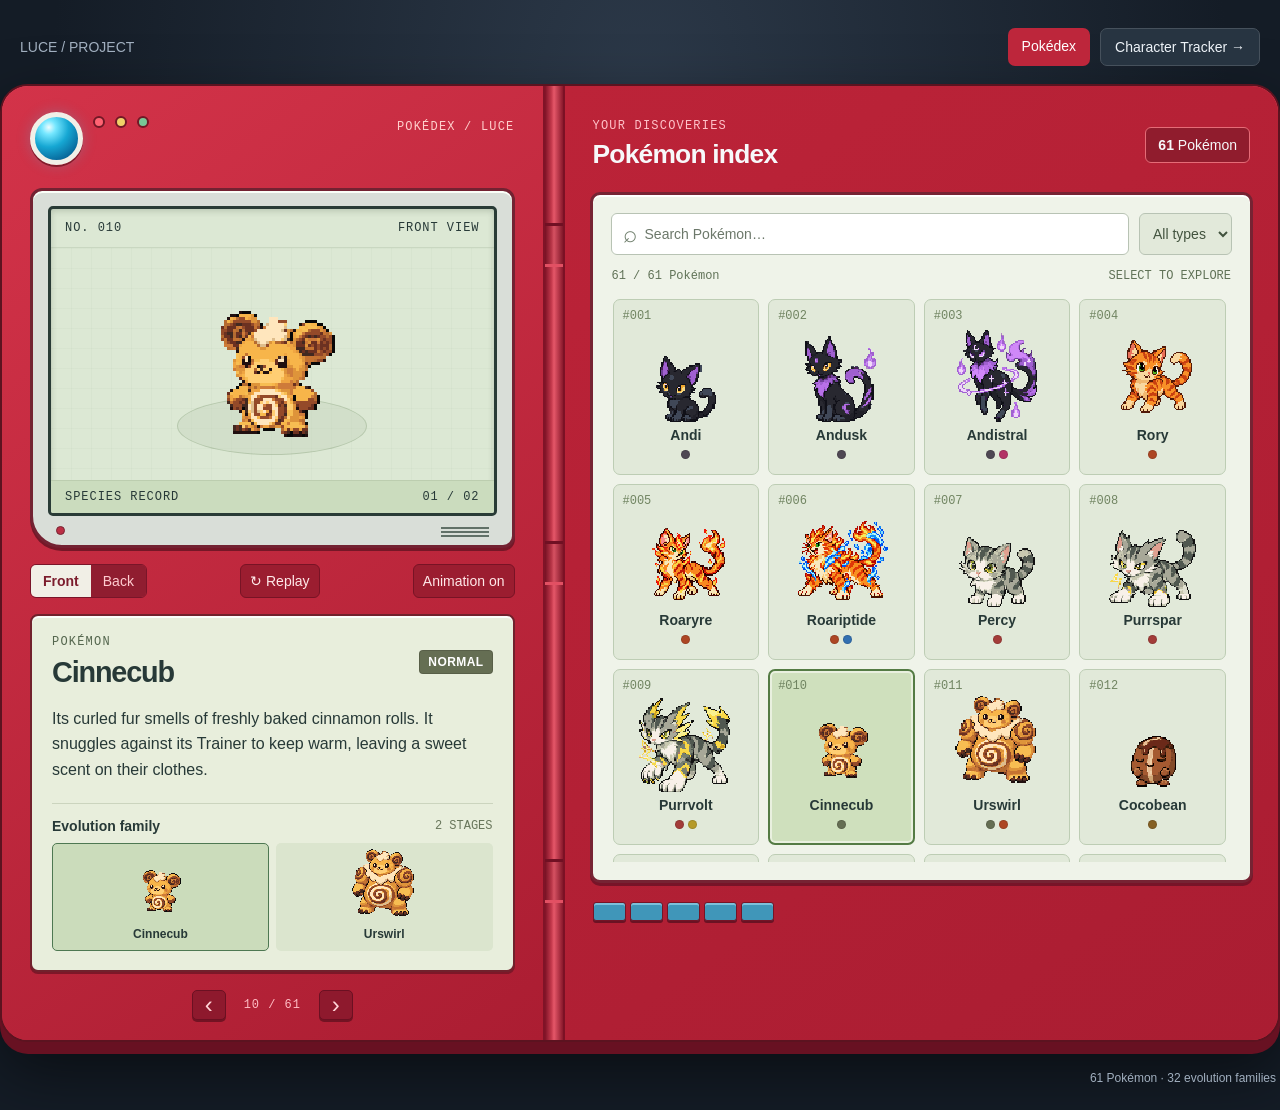
<file: index.html>
<!doctype html>
<html lang="en-AU">
<head>
<meta charset="utf-8"><meta name="viewport" content="width=device-width, initial-scale=1">
<meta name="theme-color" content="#be253a"><meta name="description" content="Meet the custom Pokémon of Luce: an animated Pokédex of original creatures, stories and evolution families.">
<title>Luce Pokédex</title><link rel="icon" href="favicon.svg" type="image/svg+xml"><link rel="stylesheet" href="style.css?v=20261027-0100">
<script src="pokemon.js?v=20261027-0100" defer></script><script src="app.js?v=20261027-0100" defer></script>
</head>
<body>

<nav aria-label="Project sections" style="max-width:1314px;margin:0 auto 18px;padding:0 20px;display:flex;gap:12px;align-items:center;justify-content:space-between;flex-wrap:wrap;font:14px Arial,sans-serif"><span style="color:#a1afbf">LUCE / PROJECT</span><div style="display:flex;gap:10px"><a href="./" aria-current="page" style="color:#fff;text-decoration:none;padding:10px 14px;background:#bd263b;border-radius:7px">Pokédex</a><a href="characters/" style="color:#eef3f8;text-decoration:none;padding:10px 14px;background:#273441;border:1px solid #46515c;border-radius:7px">Character Tracker →</a></div></nav>

<nav class="mobile-tabs" aria-label="Pokédex panels"><button id="show-entry" class="active" aria-pressed="true">Pokémon entry</button><button id="show-index" aria-pressed="false">Browse Pokémon</button></nav>
<main class="device" aria-label="Luce Pokédex">
<section class="left-shell" aria-label="Selected Pokémon">
<div class="hardware"><div class="lens" aria-hidden="true"></div><div class="indicator red" aria-hidden="true"></div><div class="indicator gold" aria-hidden="true"></div><div class="indicator green" aria-hidden="true"></div><span class="hardware-label">POKÉDEX / LUCE</span></div>
<div class="screen-frame"><div class="screen">
<div class="screen-top"><span id="selected-number">NO. 010</span><span id="view-label">FRONT VIEW</span></div>
<div class="sprite-stage"><div class="stage-grid" aria-hidden="true"></div><div class="stage-ring" aria-hidden="true"></div><canvas id="main-sprite" width="80" height="80" role="img" aria-label="Cinnecub front sprite"></canvas><p id="image-error" hidden>Sprite unavailable</p></div>
<div class="screen-bottom"><span>SPECIES RECORD</span><span id="frame-status">01 / 02</span></div>
</div><div class="frame-bottom"><span class="red-dot" aria-hidden="true"></span><div class="speaker" aria-hidden="true"></div></div></div>
<div class="sprite-controls"><div class="segmented" aria-label="Sprite view"><button id="front" class="active" aria-pressed="true">Front</button><button id="back" aria-pressed="false">Back</button></div><button class="small-button" id="replay" aria-label="Replay sprite animation">↻ Replay</button><button class="small-button" id="animate" aria-pressed="true">Animation on</button></div>
<div id="variant-controls" class="variant-controls" role="group" aria-label="Sprite colour" hidden><button id="standard" class="active" aria-pressed="true">Standard</button><button id="shiny" aria-pressed="false"><span aria-hidden="true">✦</span> Shiny</button></div>
<div class="entry-panel"><div class="entry-heading"><div><p class="eyebrow" id="category">POKÉMON</p><h1 id="name">Cinnecub</h1></div><div id="types" class="types"></div></div><p class="type-note" id="type-note" hidden></p><p id="entry" class="dex-entry"></p><div class="evolution-head"><h2>Evolution family</h2><span id="family-count"></span></div><div id="evolution" class="evolution"></div></div>
<div class="navigation"><button id="previous" aria-label="Previous Pokémon">‹</button><span id="position"></span><button id="next" aria-label="Next Pokémon">›</button></div>
</section>
<div class="hinge" aria-hidden="true"><i></i><i></i><i></i></div>
<section class="right-shell" aria-label="Pokémon collection">
<div class="collection-heading"><div><p class="eyebrow">YOUR DISCOVERIES</p><h2>Pokémon index</h2></div><span class="collection-count"><b id="total">44</b> Pokémon</span></div>
<div class="catalogue"><div class="filters"><label class="search"><span aria-hidden="true">⌕</span><input id="search" type="search" placeholder="Search Pokémon…" aria-label="Search Pokémon" autocomplete="off"></label><label class="type-filter"><span class="sr-only">Filter by type</span><select id="type-filter"><option value="">All types</option></select></label></div><div class="catalogue-meta"><span id="result-count" role="status" aria-live="polite"></span><button id="clear" hidden>Clear filters</button><span id="catalogue-hint">SELECT TO EXPLORE</span></div><div id="grid" class="pokemon-grid"></div><div id="empty" class="empty" hidden><h3>No Pokémon found</h3><p>Try another name or type.</p><button id="reset">Reset filters</button></div></div>
<div class="bottom-hardware"><div class="blue-keys" aria-hidden="true"><i></i><i></i><i></i><i></i><i></i></div></div>
</section>
</main>
<footer><span id="footer-count">44 Pokémon · 22 evolution families</span></footer>
<noscript><p class="noscript">Enable JavaScript to explore the Pokédex.</p></noscript>
</body></html>
</file>
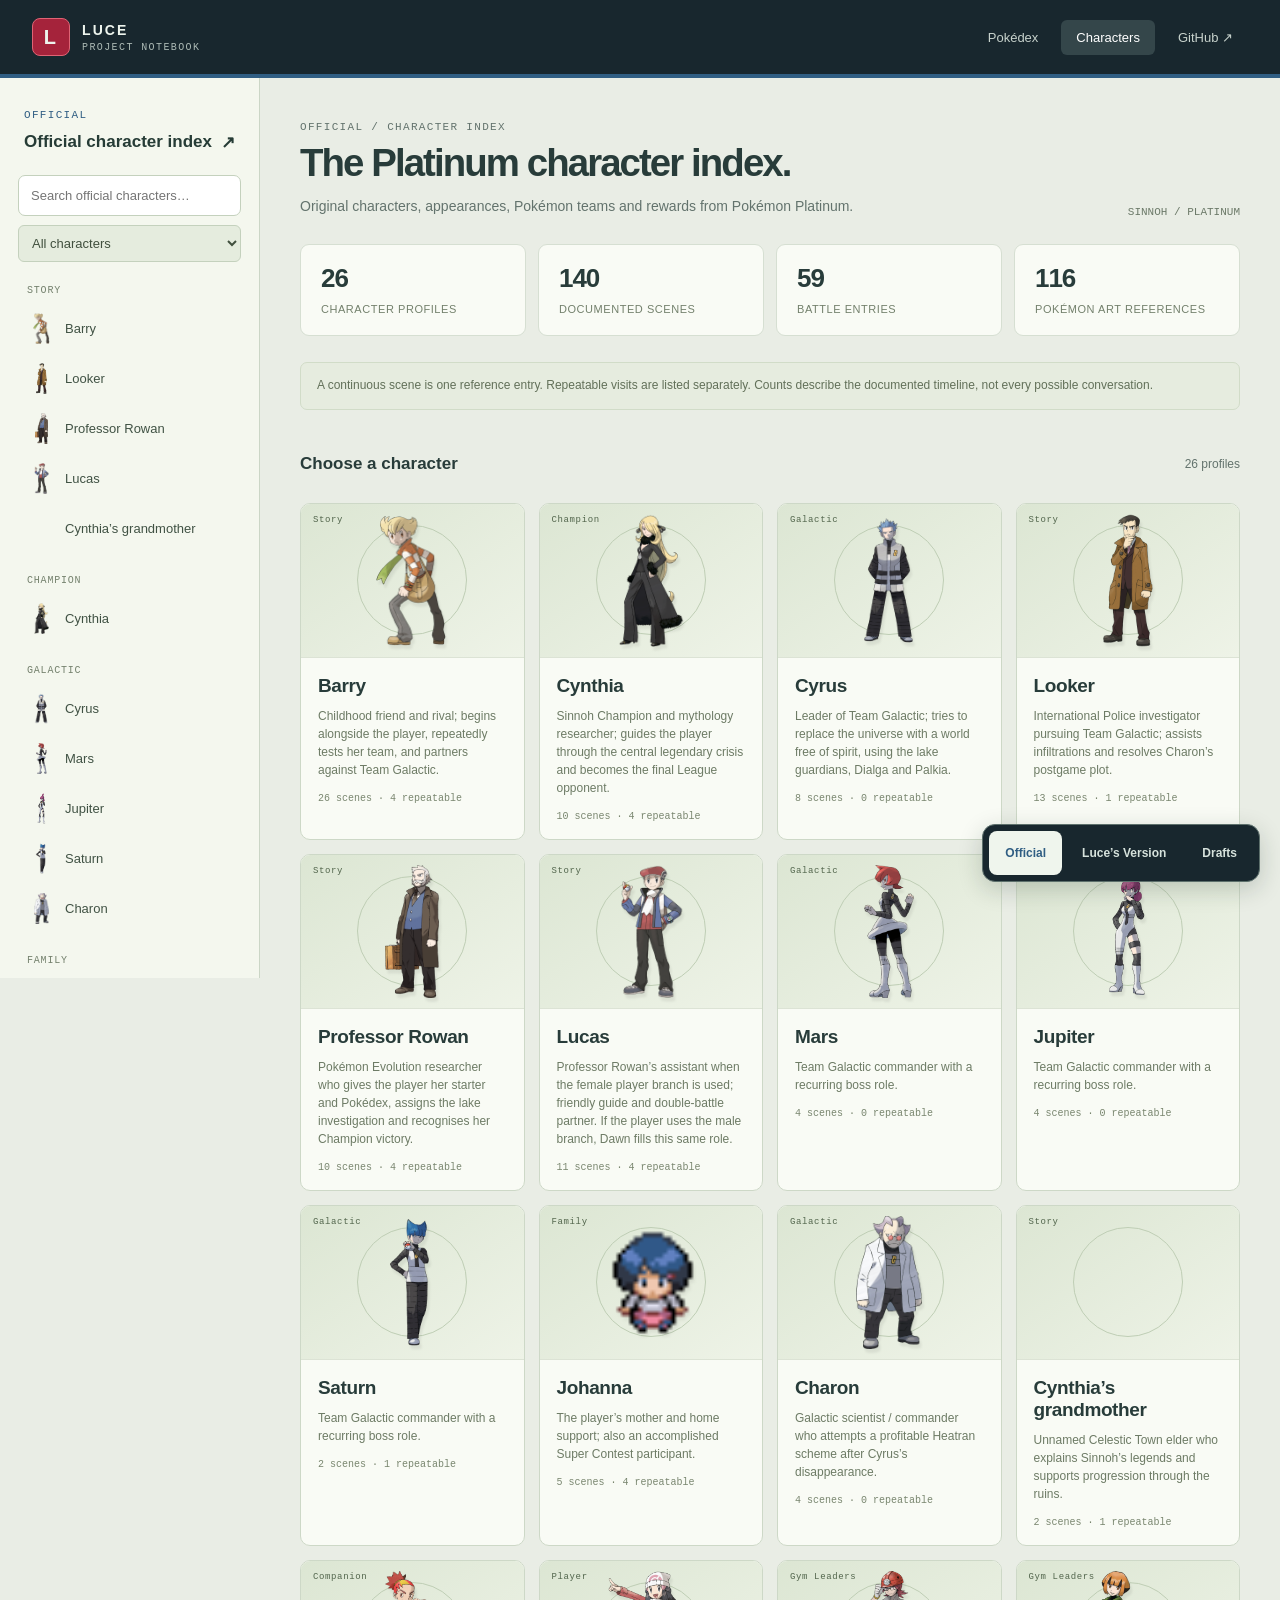
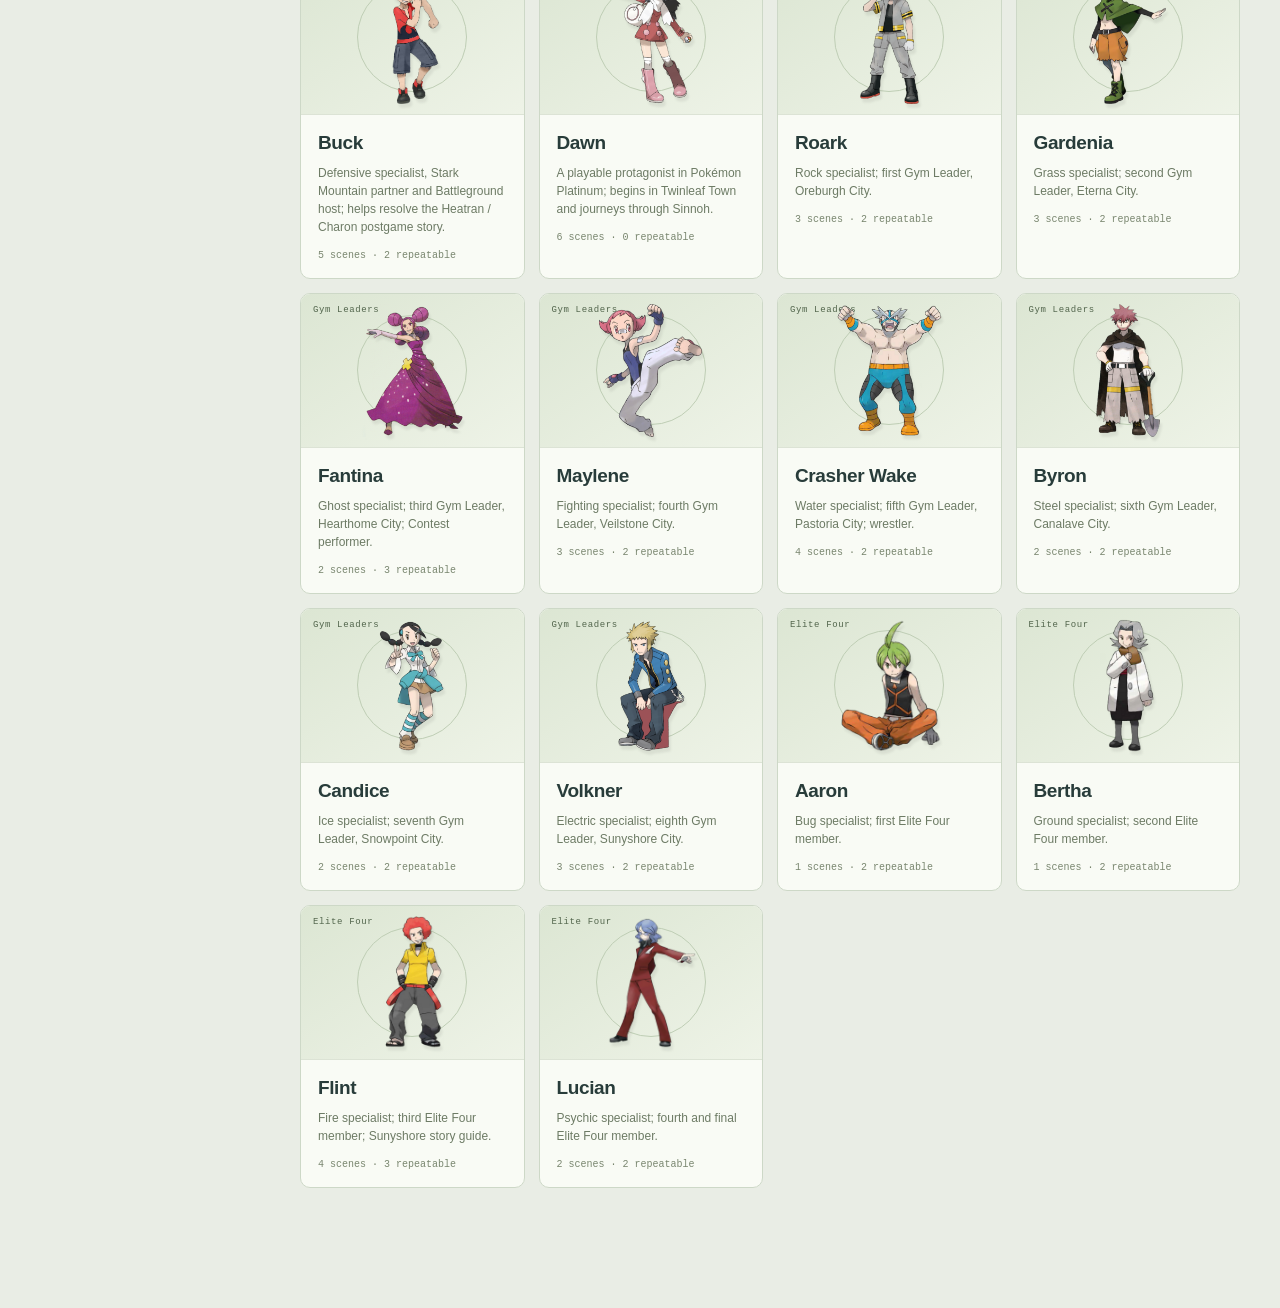
<file: characters/index.html>
<!doctype html>
<html lang="en-AU">
<head>
<meta charset="utf-8"><meta name="viewport" content="width=device-width,initial-scale=1"><meta name="theme-color" content="#a5233b">
<meta name="description" content="Browse official Pokémon Platinum characters, Luce’s confirmed changes, and private editable drafts.">
<title>Official Character Index · Luce</title><link rel="icon" href="../favicon.svg" type="image/svg+xml"><link rel="stylesheet" href="style.css?v=3-modes">
<script src="../pokemon.js" defer></script><script src="data.js?v=3-modes" defer></script><script src="pokemon-art.js?v=3-modes" defer></script><script src="app.js?v=3-modes" defer></script>
</head>
<body>
<header class="topbar"><a class="brand" href="../"><span class="brand-mark">L</span><span>LUCE <small>PROJECT NOTEBOOK</small></span></a><nav aria-label="Project sections"><a href="../">Pokédex</a><a href="#" aria-current="page">Characters</a><a href="https://github.com/Kemsypt/luce-pokedex" target="_blank" rel="noopener">GitHub ↗</a></nav></header>
<div class="workspace">
<aside class="sidebar"><div class="sidebar-title"><span class="eyebrow" id="mode-label">Official</span><a href="#" class="home-link"><span id="index-heading">Official character index</span><span aria-hidden="true">↗</span></a></div><label class="search-label"><span class="sr-only">Search characters</span><input id="search" type="search" placeholder="Search official characters…" autocomplete="off"></label><label class="sr-only" for="group">Character group</label><select id="group"><option value="">All characters</option></select><div id="character-nav"></div><p class="storage-note" id="reference-note">Original Pokémon Platinum reference. Read-only.</p><div class="sidebar-bottom" id="draft-tools" hidden><p id="save-status" role="status">Loading drafts…</p><button id="export">↓ Export complete backup</button><button id="import">↑ Import backup</button><input id="import-file" type="file" accept="application/json,.json" hidden><p class="storage-note">Drafts and confirmations save on this browser. Export a complete backup to keep them. Publish the confirmed snapshot to share Luce’s Version across devices.</p></div></aside>
<main id="main" tabindex="-1"><p class="loading">Opening the character notebook…</p></main>
</div>
<div class="mode-switch" role="group" aria-label="Character index mode"><button data-mode="official" class="active" aria-pressed="true">Official</button><button data-mode="luce" aria-pressed="false">Luce’s Version</button><button data-mode="drafts" aria-pressed="false">Drafts</button></div>
<div id="toast" role="status" aria-live="polite" hidden></div>
<dialog id="import-dialog"><h2>Restore this notebook?</h2><p id="import-summary"></p><p>The imported backup will replace this browser’s notebook. Export your current work first if you need to keep it.</p><div class="actions"><button id="import-cancel">Cancel</button><button id="import-confirm" class="primary">Restore backup</button></div></dialog>
<noscript><p class="notice">Enable JavaScript to browse characters and save customisations.</p></noscript>
</body></html>
</file>
<file: style.css>
:root{color-scheme:dark;--red:#bd263b;--dark-red:#811629;--ink:#273937;--paper:#eff3e9;--muted:#63726b;font-family:Arial,Helvetica,sans-serif;font-size:16px}*{box-sizing:border-box}body{margin:0;background:#141c26;background-image:radial-gradient(ellipse at 50% 10%,#2c3949 0%,transparent 65%);color:#f7f8fa;min-height:100vh}button,input,select{font:inherit}button{cursor:pointer}button:focus-visible,a:focus-visible,input:focus-visible,select:focus-visible{outline:3px solid #41caee;outline-offset:3px}button:disabled{opacity:.4;cursor:default}[hidden]{display:none!important}.masthead{max-width:1370px;margin:0 auto;padding:27px 28px;display:flex;align-items:center;justify-content:space-between}.wordmark{display:flex;align-items:center;gap:12px;color:inherit;text-decoration:none;font-size:1rem;letter-spacing:.14em}.wordmark b{font-weight:400;color:#a5b2c0}.mark{display:grid;place-items:center;width:33px;height:33px;border:2px solid #e55a68;border-radius:8px;color:#f47883;font-weight:900}.edition{font-family:monospace;color:#9aabba;letter-spacing:.12em;font-size:.75rem}.device{max-width:1314px;margin:0 auto;display:grid;grid-template-columns:minmax(0,1fr) 22px minmax(0,1.32fr);border:2px solid #5c1320;border-radius:28px;background:var(--red);box-shadow:0 12px 0 #681122,0 28px 65px #0008,inset 0 3px 0 #ef6675;overflow:hidden}.left-shell{padding:26px 28px 20px;background:linear-gradient(145deg,#d33349,#ab1d32);min-width:0}.hardware{height:64px;display:flex;gap:10px;align-items:flex-start}.lens{width:53px;height:53px;flex-shrink:0;border:5px solid #f1efe7;border-radius:50%;background:radial-gradient(circle at 32% 24%,#ecfcff 0%,#76e7ff 16%,#16a7d3 45%,#076598 80%);box-shadow:0 2px 0 #831b2b,0 0 14px #39d3f540}.indicator{width:12px;height:12px;border:2px solid #721826;border-radius:50%;margin-top:4px}.red{background:#ff6373}.gold{background:#f0d168}.green{background:#78c896}.hardware-label{margin-left:auto;margin-top:8px;color:#ffcfcc;font: .75rem monospace;letter-spacing:.1em}.screen-frame{margin-top:12px;background:#d9ded8;border:3px solid #732232;border-radius:12px 12px 12px 32px;padding:15px 15px 0;box-shadow:0 3px 0 #751727,inset 0 2px 0 #fafff8}.screen{background:#dce8d4;color:var(--ink);border:3px solid #293b36;border-radius:5px;box-shadow:inset 0 2px 6px #28382633;overflow:hidden}.screen-top,.screen-bottom{display:flex;justify-content:space-between;align-items:center;font:.75rem monospace;letter-spacing:.08em;padding:12px 14px}.screen-top{border-bottom:1px solid #7d937233}.screen-bottom{background:#cbdcbe;border-top:1px solid #7d937233;padding:9px 14px}.sprite-stage{height:232px;display:grid;place-items:center;position:relative;isolation:isolate}.stage-grid{position:absolute;inset:0;background-image:linear-gradient(#58744509 1px,transparent 1px),linear-gradient(90deg,#58744509 1px,transparent 1px);background-size:20px 20px;z-index:-2}.stage-ring{position:absolute;width:190px;height:58px;border:1px solid #78946b50;border-radius:50%;bottom:25px;background:#bfd0b655;z-index:-1}canvas{image-rendering:pixelated;image-rendering:crisp-edges}#main-sprite{width:240px;height:240px;max-width:100%;object-fit:contain;position:relative;top:-6px}.frame-bottom{height:29px;display:flex;align-items:center;justify-content:space-between;padding:0 8px}.red-dot{width:9px;height:9px;border-radius:50%;background:#bc2f44;border:1px solid #762734}.speaker{width:48px;height:12px;background:repeating-linear-gradient(0deg,#617067 0 2px,transparent 2px 4px)}.sprite-controls{display:flex;gap:8px;align-items:center;justify-content:space-between;margin:16px 0}.segmented{display:flex;border:1px solid #791529;border-radius:6px;overflow:hidden;flex-shrink:0}.segmented button{border:0;padding:8px 12px;background:#901d30;color:#ffccd0;font-size:.875rem}.segmented button.active{background:#f1efe6;color:#7c1d2d;font-weight:bold}.small-button{background:#9b1d30;border:1px solid #781325;color:#ffe9e9;border-radius:6px;font-size:.875rem;padding:8px 9px;white-space:nowrap}.small-button:hover{background:#7e1627}.entry-panel{border:2px solid #71212c;border-radius:8px;background:#e8eedc;color:var(--ink);padding:19px 20px;box-shadow:inset 0 2px 0 #ffffffe0,0 2px 0 #7d1728}.eyebrow{font: .75rem monospace;letter-spacing:.1em;margin:0 0 6px;color:#54664e}.entry-heading{display:flex;align-items:center;justify-content:space-between;gap:10px}h1{font-size:1.8rem;letter-spacing:-.04em;margin:0;line-height:1.2}h2,h3{margin:0}.types{display:flex;gap:5px;flex-wrap:wrap}.type{font-size:.75rem;padding:5px 8px;border-radius:4px;color:#fff;font-weight:bold;border:1px solid #0002;line-height:1;text-transform:uppercase;letter-spacing:.035em}.type.normal{background:#656e53}.type.dark{background:#4f4854}.type.psychic{background:#b33266}.type.fire{background:#ad4624}.type.flying{background:#636ba9}.type.ground{background:#856024}.type.steel{background:#586e79}.type.electric{background:#8d6b0b}.type.fighting{background:#a33c39}.type.grass{background:#397747}.type.water{background:#326fb1}.type.poison{background:#88509a}.type.dragon{background:#6050af}.type.ghost{background:#665687}.type-note{font-size:.75rem;color:#626c53;margin:8px 0 0}.dex-entry{font-size:1rem;line-height:1.6;margin:16px 0 20px;min-height:77px}.dex-entry.pending{color:#6c7862;font-style:italic}.evolution-head{display:flex;align-items:center;justify-content:space-between;border-top:1px solid #9aa78b60;padding-top:14px}.evolution-head h2{font-size:.875rem;font-weight:600}.evolution-head span{font:.75rem monospace;color:#68765b}.evolution{display:flex;gap:7px;margin-top:9px}.evo-button{min-width:0;flex:1;background:#dbe5ce;border:1px solid transparent;border-radius:5px;color:var(--ink);display:flex;flex-direction:column;align-items:center;padding:3px 3px 9px;font-size:.75rem}.evo-button canvas{width:80px;height:80px;max-width:100%}.evo-button.current{border-color:#4e7852;background:#cbdcbb}.evo-button:hover{background:#c2d6b3}.evo-button strong{font-weight:600}.navigation{display:flex;align-items:center;justify-content:center;gap:18px;margin-top:18px}.navigation button{border:1px solid #6b1022;background:#8e192d;color:#ffd4d7;font-size:1.5rem;line-height:1;width:34px;height:30px;border-radius:5px;box-shadow:0 2px 0 #731323}.navigation span{font:.75rem monospace;letter-spacing:.08em;color:#ffbdc4}.hinge{background:linear-gradient(90deg,#7f1226,#c2384b 35%,#e55769 50%,#8a182b);border-left:2px solid #801327;border-right:2px solid #7c1125;display:flex;flex-direction:column;justify-content:space-around}.hinge i{height:44px;border-top:3px solid #701023;border-bottom:3px solid #e25063;background:#0001}.right-shell{padding:31px 25px 20px;background:linear-gradient(145deg,#bc2338,#aa1d32);min-width:0}.collection-heading{display:flex;align-items:center;justify-content:space-between;margin:2px 3px 22px;gap:15px}.collection-heading .eyebrow{color:#ffc1c8}.collection-heading h2{font-size:1.65rem;letter-spacing:-.03em}.collection-count{border:1px solid #e56c77;border-radius:6px;padding:9px 12px;font-size:.875rem;background:#901c2d}.collection-count b{font-weight:bold}.catalogue{background:#eff3e9;border:3px solid #762333;border-radius:10px;box-shadow:0 3px 0 #771428,inset 0 2px 0 #fff;color:var(--ink);padding:18px}.filters{display:flex;gap:10px}.search{background:white;border:1px solid #b8c3b4;border-radius:6px;display:flex;align-items:center;flex:1;min-width:0;padding:0 11px;gap:8px}.search span{font-size:1.5rem;color:#71806e}.search input{width:100%;min-width:0;border:0;background:transparent;color:#253c35;padding:12px 0;font-size:.875rem;outline-offset:0}.search input::placeholder{color:#6c786a}.type-filter select{height:100%;background:#e2e9da;border:1px solid #b8c3b4;border-radius:6px;color:#42533e;font-size:.875rem;padding:0 9px;max-width:130px}.catalogue-meta{display:flex;align-items:center;justify-content:space-between;gap:8px;font:.75rem monospace;color:#607257;margin:14px 1px}.catalogue-meta button{background:none;border:0;color:#913047;text-decoration:underline;font-size:.75rem;padding:0}.pokemon-grid{display:grid;grid-template-columns:repeat(4,minmax(0,1fr));gap:9px;max-height:565px;overflow:auto;padding:2px 6px 2px 2px;scrollbar-width:thin;scrollbar-color:#99ab90 #e0e7d8}.pokemon-card{position:relative;display:flex;flex-direction:column;align-items:center;background:#e1e9d9;color:var(--ink);border:1px solid #bdcdb4;border-radius:7px;padding:9px 4px 10px;transition:background .15s,border-color .15s;min-width:0}.pokemon-card:hover{background:#d3e3c7;border-color:#88a576}.pokemon-card.selected{background:#cfe0bd;border:2px solid #547b44;padding:8px 3px 9px;box-shadow:inset 0 0 0 2px #e9f0df}.card-number{align-self:flex-start;margin-left:5px;font:.75rem monospace;color:#708461}.pokemon-card canvas{width:100%;max-width:104px;aspect-ratio:1;object-fit:contain}.card-name{font-size:.875rem;font-weight:bold;max-width:100%;overflow-wrap:anywhere}.card-types{display:flex;justify-content:center;gap:4px;margin-top:7px;min-height:14px}.card-types i{width:9px;height:9px;display:block;border-radius:50%;background:var(--type-color);border:1px solid #0002}.card-types small{font-size:.75rem;color:#718065}.empty{text-align:center;padding:100px 10px;color:#66765b}.empty h3{color:#344932;font-size:1.1rem}.empty button{background:#517645;color:white;border:0;border-radius:5px;padding:10px 15px}.bottom-hardware{margin:19px 3px 0;display:flex;align-items:center;justify-content:space-between;gap:15px}.blue-keys{display:flex;gap:4px}.blue-keys i{width:33px;height:19px;border:1px solid #751426;background:#4096b9;border-radius:3px;box-shadow:0 2px 0 #6b1223,inset 0 2px 0 #7cbfda}.bottom-hardware>span{font:.75rem monospace;letter-spacing:.08em;color:#ffc2c8}footer{max-width:1314px;margin:29px auto 0;padding:0 4px 25px;display:flex;justify-content:space-between;color:#a1afbf;font-size:.75rem;gap:16px}.sr-only{position:absolute;width:1px;height:1px;padding:0;margin:-1px;overflow:hidden;clip:rect(0,0,0,0);white-space:nowrap;border:0}.noscript{text-align:center}@media(min-width:1600px){.masthead{padding-top:40px}.device{margin-top:10px}}@media(max-width:1150px){.device{margin:0 20px;grid-template-columns:minmax(0,1fr) 18px minmax(0,1.15fr)}.left-shell{padding:24px 20px 20px}.right-shell{padding:30px 18px 20px}.catalogue{padding:13px}.pokemon-grid{grid-template-columns:repeat(3,minmax(0,1fr));max-height:572px}.sprite-controls{flex-wrap:wrap;justify-content:flex-start}.hardware-label{font-size:.65rem}.entry-heading{flex-wrap:wrap}.edition{font-size:.65rem}footer{padding:0 24px 24px}}@media(max-width:760px){.masthead{padding:20px}.edition{display:none}.device{display:flex;flex-direction:column;margin:0 12px;border-radius:22px}.left-shell{padding:20px}.right-shell{padding:22px 17px 17px}.hinge{height:17px;flex-direction:row;border:0;border-top:2px solid #781226;border-bottom:2px solid #791326;background:linear-gradient(#7f1226,#e55769,#8a182b)}.hinge i{height:100%;width:45px;border:0;border-left:2px solid #781226;border-right:2px solid #791326}.hardware-label{font-size:.75rem}.screen-frame{max-width:480px;margin:10px auto 0}.sprite-stage{height:215px}#main-sprite{width:240px;height:240px}.sprite-controls{justify-content:center}.entry-heading{flex-wrap:nowrap}.entry-panel{padding:17px}.dex-entry{min-height:0}.pokemon-grid{grid-template-columns:repeat(3,minmax(0,1fr));max-height:none;overflow:visible}.pokemon-card canvas{max-width:120px}.collection-heading{margin-bottom:17px}.collection-heading h2{font-size:1.5rem}.catalogue-hint{display:none}.bottom-hardware>span{font-size:.65rem}.blue-keys i{width:22px}.navigation{margin-top:14px}footer{font-size:.75rem;flex-direction:column;gap:7px;margin-top:24px}.evo-button canvas{width:80px}.evolution-head{padding-top:12px}}@media(max-width:380px){.left-shell{padding:15px}.right-shell{padding:20px 12px}.entry-heading{flex-wrap:wrap}.collection-count{padding:8px}.filters{flex-wrap:wrap}.type-filter{width:100%}.type-filter select{width:100%;max-width:none;height:38px}.pokemon-grid{gap:6px}.card-name{font-size:.75rem}.catalogue{padding:10px}.sprite-controls{gap:5px}.small-button{font-size:.75rem}.hardware-label{font-size:.65rem}}@media(prefers-reduced-motion:reduce){*{scroll-behavior:auto!important;transition:none!important}}
@media(max-width:450px){.pokemon-grid{grid-template-columns:repeat(2,minmax(0,1fr))}.card-name{font-size:.875rem}.pokemon-card canvas{max-width:120px}}

/* Phone navigation keeps the selected entry and collection within easy reach. */
.mobile-tabs{display:none}
@media(max-width:760px){
 .masthead{padding:16px 20px}
 .mobile-tabs{display:flex;position:sticky;top:0;z-index:10;padding:10px 12px;gap:8px;background:#141c26f5;backdrop-filter:blur(8px)}
 .mobile-tabs button{flex:1;min-height:46px;border:1px solid #46515c;border-radius:8px;background:#273441;color:#e8eef5;font-size:.875rem;font-weight:bold}
 .mobile-tabs button.active{background:#bd263b;border-color:#ed6b7b;color:white}
 body[data-mobile-panel="entry"] .right-shell,body[data-mobile-panel="index"] .left-shell{display:none}
 .hinge{display:none}
 .device{scroll-margin-top:76px;margin-top:5px;min-height:0}
 .left-shell{padding:18px}
 .right-shell{padding:20px 16px}
 .sprite-controls{display:grid;grid-template-columns:1fr 1fr;gap:9px}
 .segmented{grid-column:1 / -1;display:grid;grid-template-columns:1fr 1fr}
 .segmented button,.small-button,.navigation button{min-height:44px}
 .small-button{font-size:.875rem}
 .navigation button{width:50px;font-size:1.8rem}
 .entry-heading{flex-wrap:wrap}
 .entry-heading h1{font-size:1.75rem}
 .entry-panel{padding:17px}
 .dex-entry{font-size:1rem;line-height:1.65}
 .search input,.type-filter select{font-size:1rem;min-height:46px}
 .filters{flex-direction:column;gap:9px}
 .type-filter,.type-filter select{width:100%;max-width:none}
 .type-filter select{height:46px}
 .pokemon-grid{grid-template-columns:repeat(2,minmax(0,1fr));gap:10px}
 .pokemon-card{padding:12px 6px;min-height:165px}
 .pokemon-card.selected{padding:11px 5px}
 .pokemon-card canvas{width:120px;height:120px;max-width:100%}
 .card-name{font-size:1rem;overflow-wrap:normal}
 .evo-button{padding:6px 3px 10px;min-height:108px}
 .evo-button strong{font-size:.75rem}
 .collection-heading h2{font-size:1.35rem}
 .collection-count{white-space:nowrap;padding:9px;font-size:.875rem}
 #catalogue-hint{display:none}
 footer{padding:0 20px 24px}
}
@media(max-width:350px){.left-shell{padding:13px}.right-shell{padding:18px 12px}.catalogue{padding:10px}.card-name{font-size:.875rem}.collection-heading{gap:8px}.collection-heading h2{font-size:1.2rem}.evolution{gap:4px}.evo-button strong{font-size:.75rem}}

body{padding-top:28px}footer{justify-content:flex-end}@media(max-width:760px){body{padding-top:0}.mobile-tabs{padding-top:calc(10px + env(safe-area-inset-top))}.device{scroll-margin-top:calc(76px + env(safe-area-inset-top))}}


/* Alternate colours share the same front/back and animation controls. */
.variant-controls{display:flex;gap:6px;padding:6px;border:1px solid #74192b;border-radius:9px;background:#84192d;margin:12px 0 0}
.variant-controls[hidden]{display:none}
.variant-controls button{flex:1;min-height:42px;border:1px solid transparent;border-radius:5px;background:transparent;color:#ffd4da;font:inherit;font-size:.875rem;font-weight:600}
.variant-controls button.active{background:#e5edda;color:#294539;border-color:#fff6;box-shadow:0 2px 3px #0002}
.variant-controls button:hover{background:#a32b40;color:white}
.variant-controls button.active:hover{background:#f0f5e8;color:#294539}
@media(max-width:760px){.variant-controls button{min-height:44px}}
</file>
<file: characters/style.css>
:root{font-family:Arial,Helvetica,sans-serif;color:#283c3a;background:#e9ede5;--red:#a5233b;--dark:#18272e;--muted:#63736d;--line:#d6dfd2;--paper:#f9fbf5;--green:#376546}*{box-sizing:border-box}body{margin:0}a{color:var(--red)}button,input,textarea,select{font:inherit}button{cursor:pointer}a,button,input,textarea,select{outline-offset:4px}a:focus-visible,button:focus-visible,input:focus-visible,textarea:focus-visible,select:focus-visible{outline:3px solid #278fbb}[hidden]{display:none!important}.topbar{background:var(--dark);color:#edf4ed;display:flex;align-items:center;justify-content:space-between;padding:18px 32px;gap:20px;border-bottom:4px solid var(--red)}.brand{display:flex;align-items:center;gap:12px;color:inherit;text-decoration:none;letter-spacing:.15em;font-weight:700;font-size:14px}.brand small{display:block;font:10px monospace;letter-spacing:.14em;color:#adbbb6;margin-top:4px}.brand-mark{background:var(--red);border:1px solid #df6374;border-radius:8px;font-size:20px;width:38px;height:38px;display:grid;place-items:center}.topbar nav{display:flex;gap:8px}.topbar nav a{font-size:13px;color:#c7d2cc;text-decoration:none;padding:10px 15px;border-radius:6px}.topbar nav a[aria-current]{background:#34464a;color:white}.workspace{display:grid;grid-template-columns:260px minmax(0,1fr);max-width:1720px;margin:auto;min-height:calc(100vh - 80px)}.sidebar{background:#f4f7ee;border-right:1px solid #cbd6c6;padding:26px 18px;position:sticky;top:0;align-self:start;max-height:100vh;overflow:auto;scrollbar-width:thin}.sidebar-title{padding:0 6px}.eyebrow{font:11px monospace;letter-spacing:.12em;color:var(--muted);text-transform:uppercase}.home-link{display:flex;justify-content:space-between;font-size:17px;font-weight:700;color:#263c36;text-decoration:none;margin:10px 0 22px}.search-label input{width:100%;padding:12px;border:1px solid #c4d1bd;background:white;border-radius:7px;font-size:13px}.sidebar select{width:100%;padding:9px;background:#e5ecde;border:1px solid #c4d1bd;color:#41503e;border-radius:6px;margin-top:9px;font-size:13px}.nav-group{font:10px monospace;letter-spacing:.08em;color:#74816d;text-transform:uppercase;margin:23px 9px 9px}.nav-item{display:flex;align-items:center;gap:10px;padding:7px 9px;margin:3px 0;color:#405244;text-decoration:none;font-size:13px;border:1px solid transparent;border-radius:6px}.nav-item:hover{background:#e5ecde}.nav-item.active{background:#e5d8d9;border-color:#d7b4bb;color:#851c30}.nav-item img{width:27px;height:31px;object-fit:contain}.nav-item small{display:block;color:#78816d;font-size:11px;margin-top:2px}.nav-dot{width:6px;height:6px;border-radius:50%;margin-left:auto;background:#b8c5b0}.nav-dot.complete{background:#4c8c64}.sidebar-bottom{border-top:1px solid var(--line);padding-top:14px;margin-top:24px}.sidebar-bottom button{width:100%;margin-top:8px;padding:10px;background:white;color:#485949;border:1px solid #c2cdbb;border-radius:6px;font-size:12px}#save-status{font:11px monospace;line-height:1.5;color:#536951;margin:0}.storage-note{font-size:11px;line-height:1.6;color:#74816d}main{min-width:0;padding:38px 40px 60px}.hero{display:flex;justify-content:space-between;align-items:flex-end;gap:24px}.hero h1{font-size:clamp(28px,3vw,42px);letter-spacing:-.05em;margin:9px 0 12px;line-height:1.05}.hero p{max-width:680px;font-size:14px;line-height:1.6;color:var(--muted);margin:0}.hero .edition{font:11px monospace;color:#6b7968;white-space:nowrap}.stats{display:grid;grid-template-columns:repeat(4,minmax(0,1fr));gap:12px;margin:26px 0}.stat{padding:18px 20px;background:var(--paper);border:1px solid var(--line);border-radius:9px}.stat b{font-size:26px;letter-spacing:-.04em;display:block;margin-bottom:5px}.stat span{font-size:11px;color:#73806c;text-transform:uppercase;letter-spacing:.05em}.section-title{display:flex;justify-content:space-between;align-items:center;gap:15px;margin:30px 0 15px}.section-title h2{font-size:17px}.section-title span{font-size:12px;color:var(--muted)}.cards{display:grid;grid-template-columns:repeat(auto-fill,minmax(205px,1fr));gap:14px}.character-card{color:inherit;text-decoration:none;position:relative;display:flex;flex-direction:column;background:var(--paper);border:1px solid #cdd8c7;border-radius:10px;overflow:hidden;transition:transform .15s,box-shadow .15s}.character-card:hover{transform:translateY(-3px);box-shadow:0 8px 20px #1d342115}.card-image{height:154px;display:grid;place-items:center;background:linear-gradient(145deg,#dce6d3,#eef3e7);position:relative;border-bottom:1px solid #dce3d5}.card-image:before{content:'';position:absolute;width:108px;height:108px;border:1px solid #bfceb5;border-radius:50%}.card-image img{height:133px;width:140px;object-fit:contain;position:relative;filter:drop-shadow(2px 4px 1px #0001)}.card-group{position:absolute;top:11px;left:12px;font:9px monospace;letter-spacing:.07em;color:#52654c}.card-body{padding:17px}.card-body h3{font-size:19px;letter-spacing:-.02em;margin:0 0 6px}.card-body .replacement{font-size:12px;color:#aa3045;min-height:15px}.card-body p{font-size:12px;color:#6d7b65;line-height:1.5;margin:10px 0 14px}.card-meta{font:10px monospace;color:#79866f;display:flex;justify-content:space-between}.progress{height:4px;background:#e1e8da;border-radius:4px;overflow:hidden;margin-top:9px}.progress span{height:100%;display:block;background:#a5233b}.panel{background:var(--paper);border:1px solid var(--line);border-radius:10px;padding:24px;margin:18px 0}.panel h2{font-size:18px;margin:0 0 18px;letter-spacing:-.02em}.panel h3{font-size:14px;margin:22px 0 8px}.panel p,.panel li{font-size:14px;line-height:1.65}.panel p{color:#5c6d58}.panel ul{padding-left:21px}.panel li{margin:6px 0}.notice{background:#f1e5ce;color:#745322;border:1px solid #e3d0ad;border-radius:7px;padding:13px 16px;font-size:12px;line-height:1.65}.notice.subtle{background:#e6ecdf;border-color:#d1dcc8;color:#627059}.breadcrumbs{font:11px monospace;color:#7a8873;margin-bottom:23px}.breadcrumbs a{text-decoration:none;color:#6f7c68}.profile-hero{display:grid;grid-template-columns:174px 1fr;gap:28px;align-items:center}.portrait{height:195px;border-radius:12px;background:#dce6d3;display:grid;place-items:center;border:1px solid #c3d0b8}.portrait img{width:150px;height:176px;object-fit:contain}.profile-hero h1{font-size:37px;letter-spacing:-.05em;margin:10px 0}.profile-hero p{font-size:14px;color:#66765f;line-height:1.6;margin:8px 0}.badge{font:10px monospace;letter-spacing:.06em;background:#dfd7d8;color:#8c263a;border-radius:4px;padding:5px 8px;display:inline-block}.tabs{display:flex;gap:5px;margin:27px 0 21px;border-bottom:1px solid #c8d3c1;padding-bottom:0;overflow:auto}.tabs button{background:none;border:0;border-bottom:3px solid transparent;padding:13px 18px;color:#7a8771;font-size:13px;font-weight:700;white-space:nowrap}.tabs button.active{color:#9d2339;border-color:#9d2339}.two-col{display:grid;grid-template-columns:1fr 1fr;gap:20px}.two-col>.panel{margin-top:0}.form-grid{display:grid;grid-template-columns:1fr 1fr;gap:15px}.form-grid .wide{grid-column:1 / -1}label.field{display:block;font-size:12px;color:#5d6c55}label.field>span{display:block;margin-bottom:7px;font-weight:700}input,textarea,select{color:#2b4235}label.field input,label.field textarea,label.field select,.team-editor input{width:100%;padding:11px 12px;background:white;border:1px solid #c9d4c1;border-radius:6px;font-size:13px}textarea{resize:vertical;min-height:90px;line-height:1.5}.help{font-size:11px!important;color:#829077!important;line-height:1.6!important;margin-top:10px!important}.gallery{display:flex;gap:12px;flex-wrap:wrap;margin-top:16px}.gallery figure{margin:0;border:1px solid #d6dfce;background:#e7eede;border-radius:7px;padding:12px;text-align:center}.gallery img{height:90px;max-width:180px;object-fit:contain}.gallery .pixel{image-rendering:pixelated}.gallery figcaption{font:10px monospace;color:#77866b;margin-top:10px}.custom-image{width:100%;max-height:220px;object-fit:contain;display:block;border-radius:8px;background:#e5ebdf;padding:10px;margin:15px 0}.upload{display:block;border:1px dashed #b4c4aa;padding:18px;text-align:center;font-size:12px;border-radius:7px;background:#f1f5eb}.upload input{display:block;width:100%;font-size:11px;margin-top:10px}.actions{display:flex;gap:8px;flex-wrap:wrap;align-items:center}.actions button,button.primary,button.secondary,button.danger{font-size:12px;padding:10px 14px;border:1px solid #c4d0bd;border-radius:6px;background:white;color:#52604b}.actions .primary,button.primary{background:var(--red);color:white;border-color:var(--red)}button.danger{color:#a8243d}.linked{list-style:none;padding:0!important}.linked label{display:flex;gap:10px;align-items:flex-start;font-size:13px;color:#53654c}.linked input{margin-top:4px;accent-color:var(--red);width:15px;height:15px}.timeline-toolbar{display:flex;justify-content:space-between;align-items:center;gap:10px;margin:16px 0}.timeline-toolbar select{font-size:12px;padding:9px;border:1px solid #c4d1bb;border-radius:6px;background:#f6f9ef}.timeline-toolbar span{font-size:12px;color:#77836d}.encounter{background:var(--paper);border:1px solid #d1dcc7;border-radius:9px;margin:13px 0;overflow:hidden}.encounter summary{cursor:pointer;list-style:none;padding:19px 22px;display:grid;grid-template-columns:32px 1fr auto;align-items:center;gap:13px}.encounter summary::-webkit-details-marker{display:none}.encounter summary:after{content:'+';color:#8a9a7e;font-size:22px}.encounter[open] summary:after{content:'−'}.scene-number{font:12px monospace;color:#879a7a}.encounter h3{font-size:15px;margin:0 0 6px}.encounter summary small{color:#7b8a70;font-size:11px;line-height:1.6}.encounter-content{padding:0 24px 24px;border-top:1px solid #e0e7d9}.encounter-content>p{font-size:13px;line-height:1.7;color:#5a6b51}.scene-tags{display:flex;gap:6px;flex-wrap:wrap;margin:18px 0}.scene-tags span{font:10px monospace;background:#e7eddf;color:#718461;border-radius:4px;padding:4px 7px}.table-wrap{overflow:auto;margin:12px 0 20px}table{border-collapse:collapse;width:100%;font-size:12px}th{text-align:left;font-size:10px;color:#7f8d73;text-transform:uppercase;letter-spacing:.06em;background:#e9efdf;padding:10px 9px;border-bottom:1px solid #d3dfc6}td{padding:10px 9px;border-bottom:1px solid #e1e9d8;line-height:1.5;vertical-align:top}td:first-child{font-weight:700}td.level{font-family:monospace}.team-label{font-size:12px!important;color:#7a2940!important;margin:18px 0 8px!important;font-weight:700}.team-editor{display:grid;gap:8px;margin-top:12px}.team-edit-row{display:grid;grid-template-columns:minmax(110px,1.4fr) 65px 1fr 1fr 1.6fr 30px;gap:6px}.team-edit-row input{padding:9px 8px;font-size:12px}.team-edit-row button{border:0;background:#f4e8e5;color:#a13143;border-radius:5px}.team-editor-heading{font:10px monospace;color:#809072;margin:10px 0}.change-item{border:1px solid #d4decb;border-radius:8px;padding:20px;margin:13px 0;background:#fffefa}.change-top{display:grid;grid-template-columns:1fr 130px;gap:15px;align-items:center;margin-bottom:18px}.change-top input{font-size:14px;font-weight:700;width:100%;padding:9px;background:#f4f7ed;border:1px solid #d6dfce;border-radius:5px}.change-top select{padding:8px;border:1px solid #d1dcc6;border-radius:5px;background:#e9eedd;font-size:12px}.change-meta{display:flex;justify-content:space-between;align-items:center;margin-top:12px;font:10px monospace;color:#88957d;gap:10px}.status-planned{border-left:4px solid #b6c5a6}.status-in-progress{border-left:4px solid #d3a854}.status-edited{border-left:4px solid #7494b1}.status-tested{border-left:4px solid #5b926a}.source-list{font-size:12px;line-height:1.8;overflow-wrap:anywhere}.source-list li{font-size:12px!important}.empty{text-align:center;padding:60px 20px;color:#76876a}.empty h2{font-size:20px;color:#4c6343}.recent-item{display:grid;grid-template-columns:140px 1fr 90px;gap:15px;font-size:12px;border-top:1px solid #e0e7d7;padding:13px 0;align-items:center}.recent-item a{font-weight:700;text-decoration:none}.recent-item small{color:#859279}.loading{font-size:14px;color:#7b8b72;padding:40px}.error{color:#9d2339}#toast{position:fixed;bottom:22px;left:50%;transform:translateX(-50%);background:#1f3930;color:white;box-shadow:0 8px 25px #0003;border-radius:8px;padding:14px 20px;font-size:13px;max-width:90vw;z-index:30}dialog{max-width:490px;border:1px solid #b8c9ab;background:#f5f8ef;border-radius:12px;padding:28px;color:#3c5136}dialog::backdrop{background:#15262099}dialog p{font-size:13px;line-height:1.7}.sr-only{position:absolute;width:1px;height:1px;padding:0;margin:-1px;overflow:hidden;clip:rect(0,0,0,0);white-space:nowrap;border:0}@media(min-width:1600px){main{padding-left:55px;padding-right:55px}}@media(max-width:1100px){.workspace{grid-template-columns:225px 1fr}main{padding:30px 24px}.sidebar{padding:23px 14px}.two-col{grid-template-columns:1fr}.stats{gap:8px}.stat{padding:15px 12px}.team-edit-row{grid-template-columns:1fr 65px 30px}.team-edit-row .ability,.team-edit-row .item,.team-edit-row .moves{grid-row:2;grid-column:auto}.team-edit-row .moves{grid-column:1 / -1}.team-edit-row button{grid-column:3;grid-row:1}}@media(max-width:760px){.topbar{padding:15px 16px;gap:10px;flex-wrap:wrap}.brand small{font-size:9px}.topbar nav{gap:2px}.topbar nav a{padding:9px 10px;font-size:12px}.workspace{display:block}.sidebar{position:relative;max-height:none;border-right:0;border-bottom:1px solid #cbd6c6;padding:16px}.sidebar-title{display:flex;gap:15px;align-items:center;justify-content:space-between}.home-link{margin:0 0 10px;font-size:15px}.sidebar-title>.eyebrow{display:none}.search-label{display:block;margin-bottom:8px}.sidebar select{margin:0}#character-nav{display:none}.sidebar-bottom{border:0;margin:10px 0 0;padding:0;display:flex;gap:8px;flex-wrap:wrap;align-items:center}.sidebar-bottom button{width:auto;margin:0;padding:9px 12px}.sidebar-bottom .storage-note{width:100%;margin:0;font-size:10px}#save-status{margin-right:auto}.sidebar input{font-size:16px}.sidebar select{font-size:14px}main{padding:28px 16px 50px}.hero{display:block}.hero .edition{display:none}.stats{grid-template-columns:1fr 1fr;margin:22px 0}.cards{grid-template-columns:repeat(2,minmax(0,1fr));gap:10px}.card-image{height:130px}.card-image img{height:112px;width:115px}.card-body{padding:13px}.card-body h3{font-size:17px}.card-body p{font-size:11px}.card-group{font-size:8px}.profile-hero{grid-template-columns:110px 1fr;gap:17px}.portrait{height:150px}.portrait img{width:95px;height:135px}.profile-hero h1{font-size:28px}.profile-hero p{font-size:12px}.tabs button{padding:12px 14px}.panel{padding:20px 16px}.form-grid{grid-template-columns:1fr}.form-grid .wide{grid-column:auto}.field input,.field textarea{font-size:16px!important}.encounter summary{padding:16px 12px;gap:8px;grid-template-columns:25px 1fr auto}.encounter-content{padding:0 15px 20px}.change-item{padding:16px 12px}.change-top{grid-template-columns:1fr;gap:8px}.change-top input{font-size:16px}.team-edit-row input{font-size:14px}.recent-item{grid-template-columns:100px 1fr}.recent-item small{grid-column:1 / -1}.hero h1{font-size:33px}.gallery img{max-width:130px}.timeline-toolbar{flex-wrap:wrap}.panel h2{font-size:17px}}@media(max-width:360px){.cards{grid-template-columns:1fr}.profile-hero{grid-template-columns:90px 1fr}.portrait img{width:80px}.topbar nav a{padding:8px}}@media(prefers-reduced-motion:reduce){*{transition:none!important}}
/* The view switch stays available without changing the current character. */
body{--mode-accent:#305e83}body[data-mode="luce"]{--mode-accent:#376546}body[data-mode="drafts"]{--mode-accent:#a5233b}
.topbar{border-bottom-color:var(--mode-accent)}.tabs button.active{color:var(--mode-accent);border-color:var(--mode-accent)}.nav-item.active{color:var(--mode-accent);background:#e3e9e6;border-color:#bacdc6}.badge{color:var(--mode-accent);background:#e1e9e5}
main{padding-bottom:120px}.sidebar{padding-bottom:90px}.mode-switch{position:fixed;right:max(20px,env(safe-area-inset-right));bottom:max(18px,env(safe-area-inset-bottom));z-index:20;display:flex;gap:4px;background:#18272e;padding:6px;border:1px solid #5d706c;border-radius:13px;box-shadow:0 7px 25px #14272033}.mode-switch button{border:0;background:transparent;color:#d6e2dc;border-radius:8px;padding:12px 16px;font-size:12px;font-weight:700;min-height:44px}.mode-switch button:hover{background:#34464a}.mode-switch button.active{background:#eff5ed;color:var(--mode-accent)}#toast{bottom:90px}
#mode-label{color:var(--mode-accent)}#reference-note{border-top:1px solid var(--line);padding-top:16px;margin-top:24px}.blank-name{display:block;min-width:35px}.portrait-empty{display:block;width:27px;min-height:31px}.read-field{border-bottom:1px solid var(--line);padding:12px 0 18px}.read-field h3{margin-top:8px}.read-value{white-space:pre-wrap;overflow-wrap:anywhere;min-height:28px;font-size:14px;line-height:1.65;color:#41533f}.confirmed-meta{display:block;margin-top:8px;color:#3f7351;font-size:11px}.confirmed-fields{display:grid;grid-template-columns:1fr 1fr;gap:0 25px}.blank-team{min-height:45px;border-bottom:1px solid var(--line);margin:15px 0}
.draft-fields{display:grid;gap:25px;margin-top:24px}.confirm-control{display:flex;flex-wrap:wrap;align-items:center;gap:8px;margin:10px 0 18px}.confirm-control button{font-size:11px;padding:9px 11px;line-height:1.5}.confirm-control .quiet{background:transparent;color:#8f293b;border:1px solid #d7b5be;border-radius:6px}.confirm-control small{display:block;flex-basis:100%;font-size:10px;color:#63736d}.scene-draft{border-top:2px solid #d4b7bf;margin-top:27px;padding-top:25px}.custom-team{margin-top:20px}.button-link{display:inline-block;font-size:12px;text-decoration:none;background:white;color:#52604b;border:1px solid #c4d0bd;border-radius:6px;padding:10px 14px}.publish-steps{padding-left:23px}.publication-panel{border-left:4px solid #376546}
.pokemon-gallery{display:grid;grid-template-columns:repeat(auto-fill,minmax(110px,1fr));gap:10px;margin:16px 0}.pokemon-gallery figure{margin:0;background:#edf3e6;border:1px solid #d7e1ce;border-radius:8px;display:flex;align-items:center;flex-direction:column;justify-content:center;padding:12px 6px}.pokemon-art{width:100px;height:100px;object-fit:contain}.pokemon-art.pixel{image-rendering:pixelated}.pokemon-gallery figcaption{font-size:11px;text-align:center;line-height:1.5;margin-top:8px;color:#566850}.team-species{display:flex;align-items:center;gap:9px;min-width:145px}.team-species .pokemon-art{width:62px;height:62px;flex-shrink:0}.illustrated-team{min-width:550px}.illustrated-team td{vertical-align:middle}.custom-pokemon-art{display:block;width:80px;height:80px;flex-shrink:0;background-image:var(--sheet);background-repeat:no-repeat;background-position:-160px 0;image-rendering:pixelated}
.event-badges{display:flex;gap:5px;flex-wrap:wrap;margin-top:9px}.event-tag{font:10px Arial,sans-serif;border:1px solid #ccd7c3;border-radius:20px;padding:4px 8px;background:#e9efdf;color:#53644b;white-space:nowrap}.tag-battle{background:#f2e1e7;color:#882c46;border-color:#dcb9c8}.tag-reward{background:#f4ecd5;color:#7e5915;border-color:#decd9d}.tag-repeat{background:#dfeaf3;color:#325f7c;border-color:#b7ccdc}.tag-progress{background:#dfecde;color:#396445;border-color:#b7cdb3}.key-encounter{border-left:4px solid var(--mode-accent)}.encounter summary>div{min-width:0}.encounter summary h3{line-height:1.5}
@media(max-width:760px){main{padding-bottom:120px}.sidebar{padding-bottom:16px}.confirmed-fields{grid-template-columns:1fr}.mode-switch{right:max(12px,env(safe-area-inset-right));bottom:max(12px,env(safe-area-inset-bottom));max-width:calc(100vw - 24px)}.mode-switch button{padding:11px 12px;font-size:11px}.pokemon-gallery{grid-template-columns:repeat(auto-fill,minmax(95px,1fr))}.pokemon-art{width:85px;height:85px}.confirm-control .secondary{max-width:100%}.hero h1{line-height:1.15}#toast{bottom:88px}.publication-panel .actions{align-items:stretch}}
</file>
